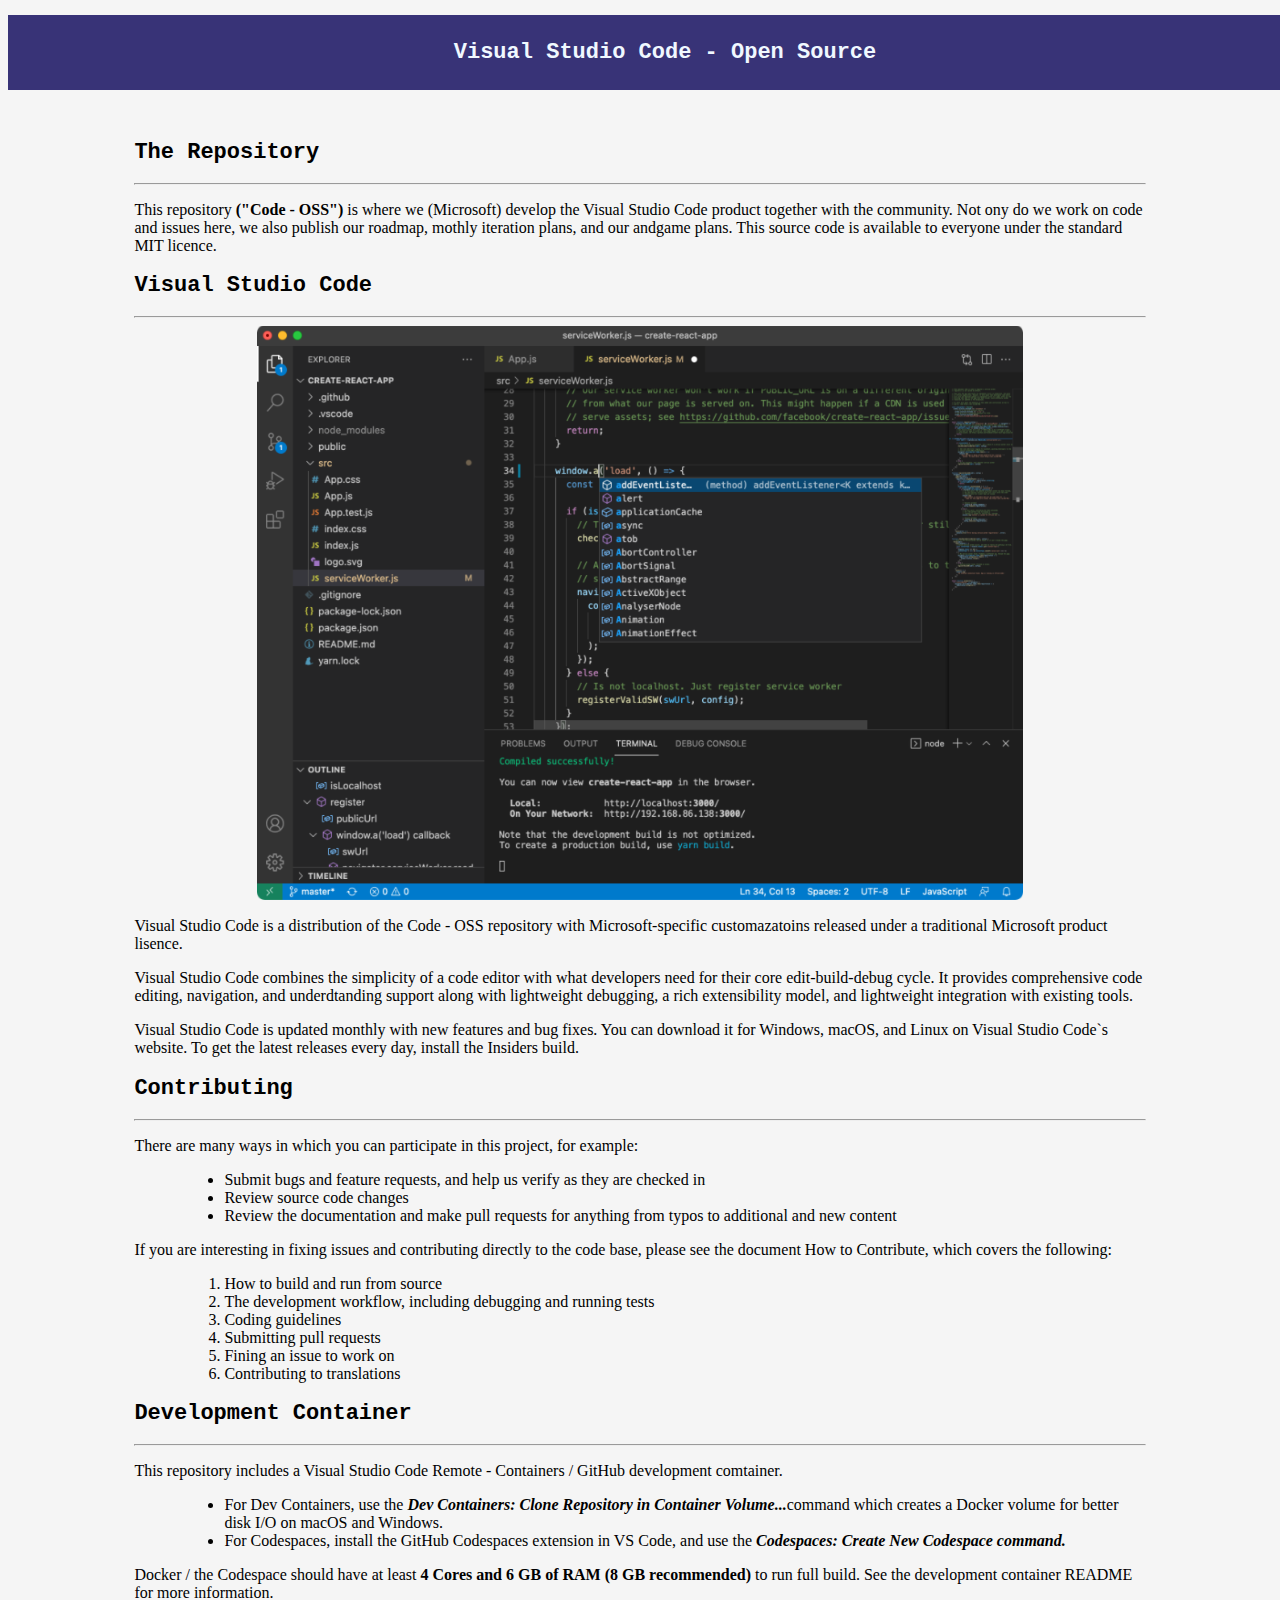
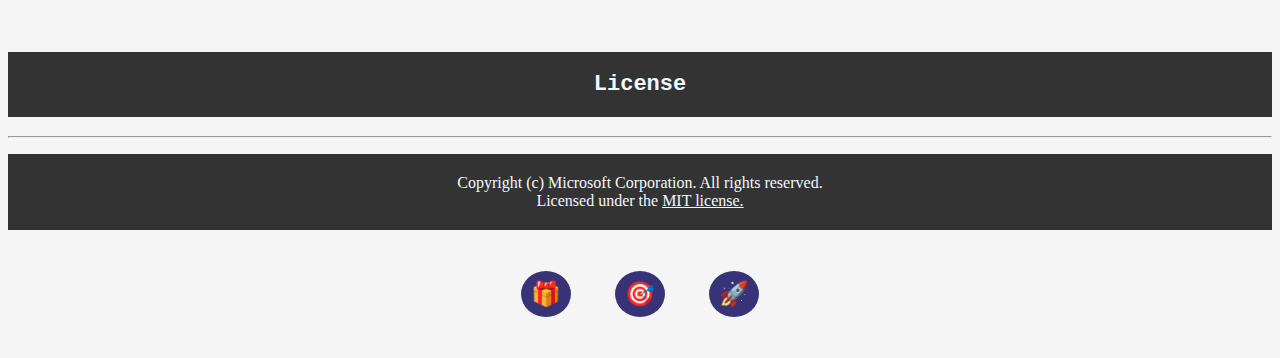
<file: LAB_1_HTML_CSS/index.html>
<!DOCTYPE HTML>
<html>
    <head>
        <title>LAB_1</title>
        <link rel="stylesheet" href="./style.css">
    </head>
    
    <body>    
        <h1 class="header">Visual Studio Code - Open Source</h1>
        <div class="body_notHeader">
            <h2>The Repository</h2>
            <hr>
            
            <p>This repository <b>("Code - OSS")</b> is where we (Microsoft) develop the Visual Studio Code product together with the community. Not ony do we work on code and issues here, we also publish our roadmap, mothly iteration plans, and our andgame plans. This source code is available to everyone under the standard MIT licence.</p>
            
            <h2>Visual Studio Code</h2>
            <hr>
            <img class="photo" src="img/imgCode.png" alt="imgCode">
            
            <p>Visual Studio Code is a distribution of the Code - OSS repository with Microsoft-specific customazatoins released under a traditional Microsoft product lisence.</p>
            
            <p>Visual Studio Code combines the simplicity of a code editor with what developers need for their core edit-build-debug cycle. It provides comprehensive code editing, navigation, and underdtanding support along with lightweight debugging, a rich extensibility model, and lightweight integration with existing tools.</p>
            
            <p>Visual Studio Code is updated monthly with new features and bug fixes. You can download it for Windows, macOS, and Linux on Visual Studio Code`s website. To get the latest releases every day, install the Insiders build.</p>
            
            <h2>Contributing</h2>
            <hr>
            
            <p>There are many ways in which you can participate in this project, for example:</p>
            <ul>
                <li>Submit bugs and feature requests, and help us verify as they are checked in</li>
                <li>Review source code changes</li>
                <li>Review the documentation and make pull requests for anything from typos to additional and new content</li>
            </ul>
            
            <p>If you are interesting in fixing issues and contributing directly to the code base, please see the document How to Contribute, which covers the following:</p>
            <ol>
                <li>How to build and run from source</li>
                <li>The development workflow, including debugging and running tests</li>
                <li>Coding guidelines</li>
                <li>Submitting pull requests</li>
                <li>Fining an issue to work on</li>
                <li>Contributing to translations</li>
            </ol>
            
            <h2>Development Container</h2>
            <hr>
            
            <p>This repository includes a Visual Studio Code Remote - Containers / GitHub development comtainer.</p>
            
            <ul>
                <li>For Dev Containers, use the <b><i>Dev Containers: Clone Repository in Container Volume...</i></b>command which creates a Docker volume for better disk I/O on macOS and Windows.</li>
                <li>For Codespaces, install the GitHub Codespaces extension in VS Code, and use the <b><i>Codespaces: Create New Codespace command.</i></b></li>
            </ul>
            <p>Docker / the Codespace should have at least <b>4 Cores and 6 GB of RAM (8 GB recommended)</b> to run full build. See the development container README for more information.</p> 
        </div>
            <h2 class="footer1">License</h2>
            <hr>
            
            <p class="footer2">Copyright (c) Microsoft Corporation. All rights reserved.<br> Licensed under the <u>MIT license.</u></p>
        
        <div class="emoji-container">
            <p class="emoji">🎁</p>
            <p class="emoji">🎯</p>
            <p class="emoji">🚀</p>
        </div>
    </body>
</html>
</file>
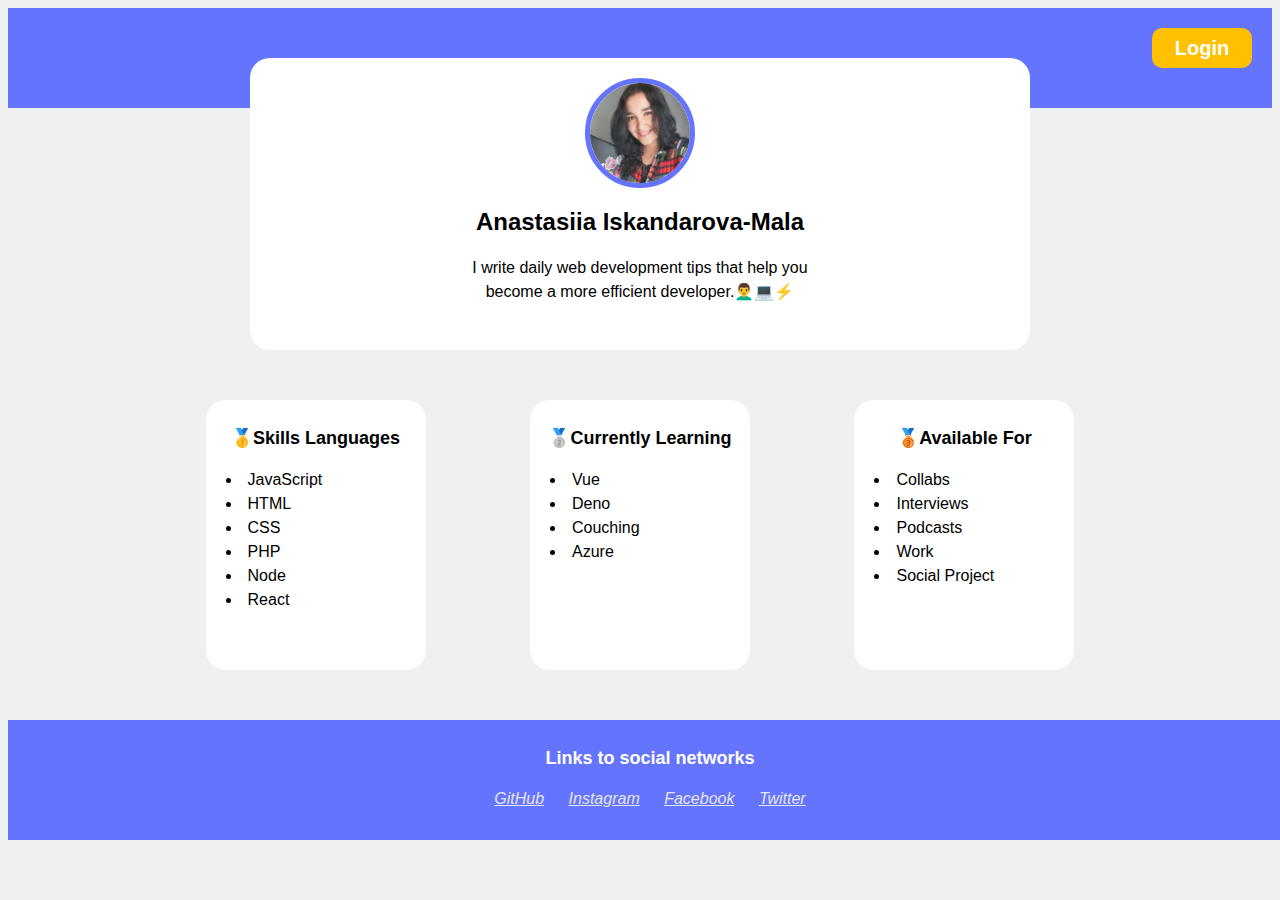
<file: LAB_2_HTML_CSS/index.html>
<!DOCTYPE html>
<html>
  <head>
    <meta charset="UTF-8">
    <title>LAB2</title>
    <link rel="stylesheet" href="style.css">
  </head>
    
  <body>
      <header>
          <button class="button-header"type="button"><b>Login</b></button>
      </header>
      
      <div class="card">
        <img class="imgCard" src="img/avatar.png" alt="photoCard">
        <h1><center>Anastasiia Iskandarova-Mala</center></h1>
        <p><center>I write daily web development tips that help you become a more efficient developer.👨‍🦱💻⚡</center></p>
      </div>
      
      <div class="maincards">
        <div class="cards">
            <h2>🥇Skills Languages</h2>
            <ul>
                <li>JavaScript</li>
                <li>HTML</li>
                <li>CSS</li>
                <li>PHP</li>
                <li>Node</li>
                <li>React</li>
            </ul>
        </div>
          
        <div class="cards">
            <h2>🥈Currently Learning</h2>
            <ul>
                <li>Vue</li>
                <li>Deno</li>
                <li>Couching</li>
                <li>Azure</li>
            </ul>
        </div>
          
        <div class="cards">
            <h2>🥉Available For</h2>
            <ul>
                <li>Collabs</li>
                <li>Interviews</li>
                <li>Podcasts</li>
                <li>Work</li>
                <li>Social Project</li>
            </ul>
        </div>
      </div>
      
      <footer>
        <h2 class="footerH2">Links to social networks</h2>
        <nav class="list">
           <a href="#" style="color: #e5e5e5"><i>GitHub</i></a>
           <a href="#" style="color: #e5e5e5"><i>Instagram</i></a>
           <a href="#" style="color: #e5e5e5"><i>Facebook</i></a>
           <a href="#" style="color: #e5e5e5"><i>Twitter</i></a>
        </nav>
      </footer>
      
  </body>
    
</html>
</file>
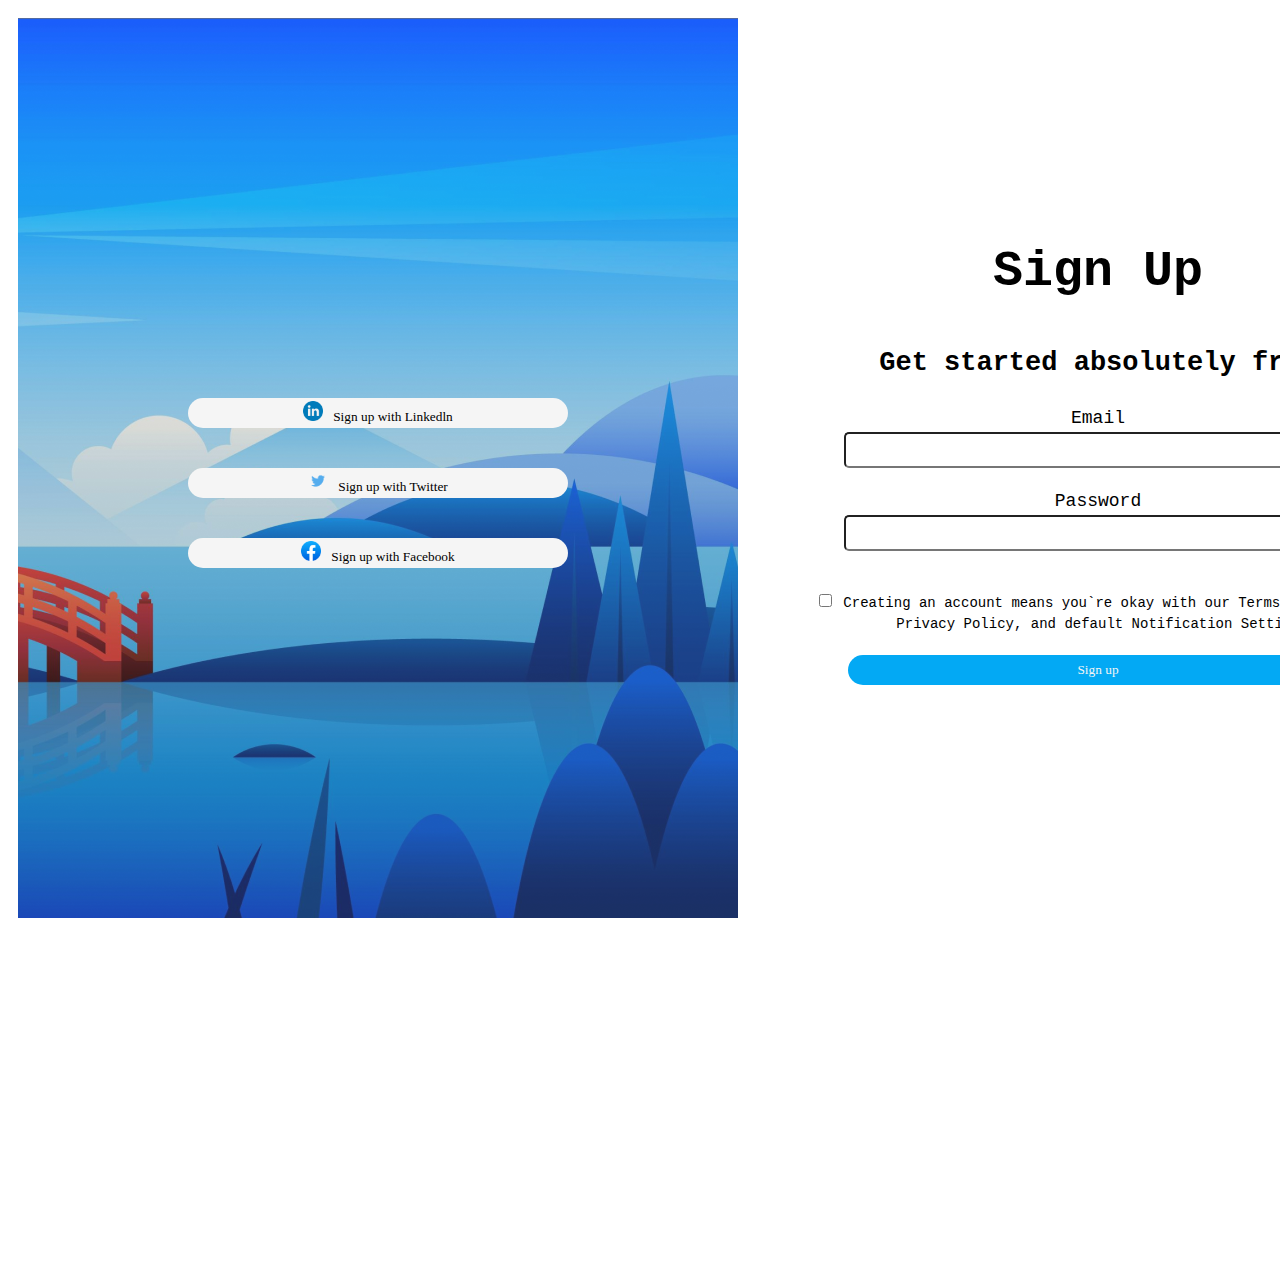
<file: LAB_3_HTML_CSS/index.html>
<!DOCTYPE HTML>

<html>
    <head>
        <title>LAB3</title>
        <link rel="stylesheet" href="style.css" />
    </head>
    
    <body>
        <div class="container">
            <div class="container-first">
                <div class="container-button">
                    
                    <button class="button"><img class="logo-button" src="img/linkedin-icon.png">Sign up with Linkedln</button>
                    
                    <button class="button"><img class="logo-button" src="img/twitter-logo.png">Sign up with Twitter</button>
                    
                    <button class="button"><img class="logo-button" src="img/Facebook_icon.png">Sign up with Facebook</button>
                    
                </div>
            </div>
            <div class="container-second">
                <div class="container-form">
                    <h1>Sign Up</h1>
                    <h2>Get started absolutely free</h2>

                    <form>
                        Email <br><input  class="form-button" type="text" name="login"><br>
                        Password <br><input  class="form-button" type="password" name="password">
                    </form>
                    
                    <form class="checkbox-text">
                        <input type="checkbox" name="checkbox"> Creating an account means you`re okay with our Terms of Service,<br> Privacy Policy, and default Notification Setting
                    </form>
                    
                    <button class="button-second">Sign up</button>
                </div>

            </div>
        </div>
    </body>
    
</html>
</file>
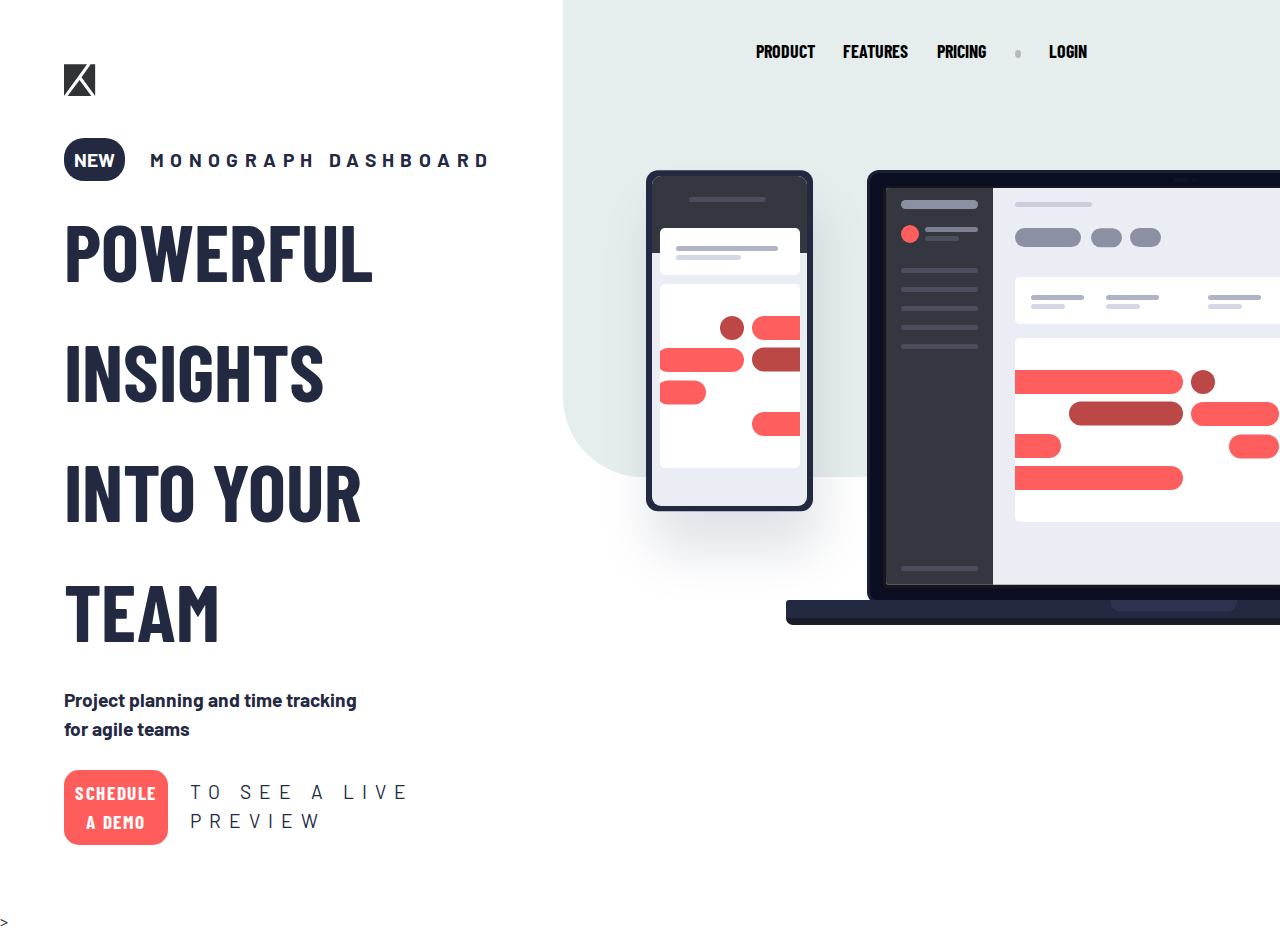
<file: LAB_4_HTML_CSS/index.html>
<!DOCTYPE html>
<html lang="en">
    <head>
        <meta charset="UTF-8">
        <meta name="viewport" content="width=device-width, initial-scale=1.0">
        <title>LAB4</title>
        <link rel="stylesheet" href="style.css">
        <style>
            @import url('https://fonts.googleapis.com/css2?family=Barlow:wght@300&display=swap');
            @import url('https://fonts.googleapis.com/css2?family=Barlow+Condensed:wght@600&display=swap');
        </style>

    </head>

    <body>
        <div class="container">

            <div class="container-first">
                <img src="img/logo.svg" alt="logo" style="margin-bottom: 10%;">
                <div class="container-p">
                    <p class="New-p">NEW</p>
                    <p style="display: inline; margin-left: 5%; letter-spacing: 0.4rem; font-weight: bold;">MONOGRAPH DASHBOARD</p>
                </div>
                <h1 style="font-size: 5rem; margin-top: 1rem;
                margin-bottom: 1rem;">POWERFUL INSIGHTS <br>INTO YOUR TEAM</h1>
                <p style="font-weight: bold;">Project planning and time tracking <br>for agile teams</p>
                <div class="container-button">
                    <button>SCHEDULE A DEMO</button>
                    <p style="margin-left: 5%; padding-top: 1.8%; letter-spacing: 0.5rem;">TO SEE A LIVE PREVIEW</p>
                </div>
            </div>

            <div class="container-second">
                <a class="link" href="#">Product</a>
                <a class="link" href="#">Features</a>
                <a class="link" href="#">Pricing</a>
                <button class="krug"></button>
                <a class="link" href="#">Login</a>
                <img src="img/illustration-devices.svg" alt="illustration-devices" style="margin-top: 15%;">
            </div>
        </div>>
    </body>

</html>
</file>
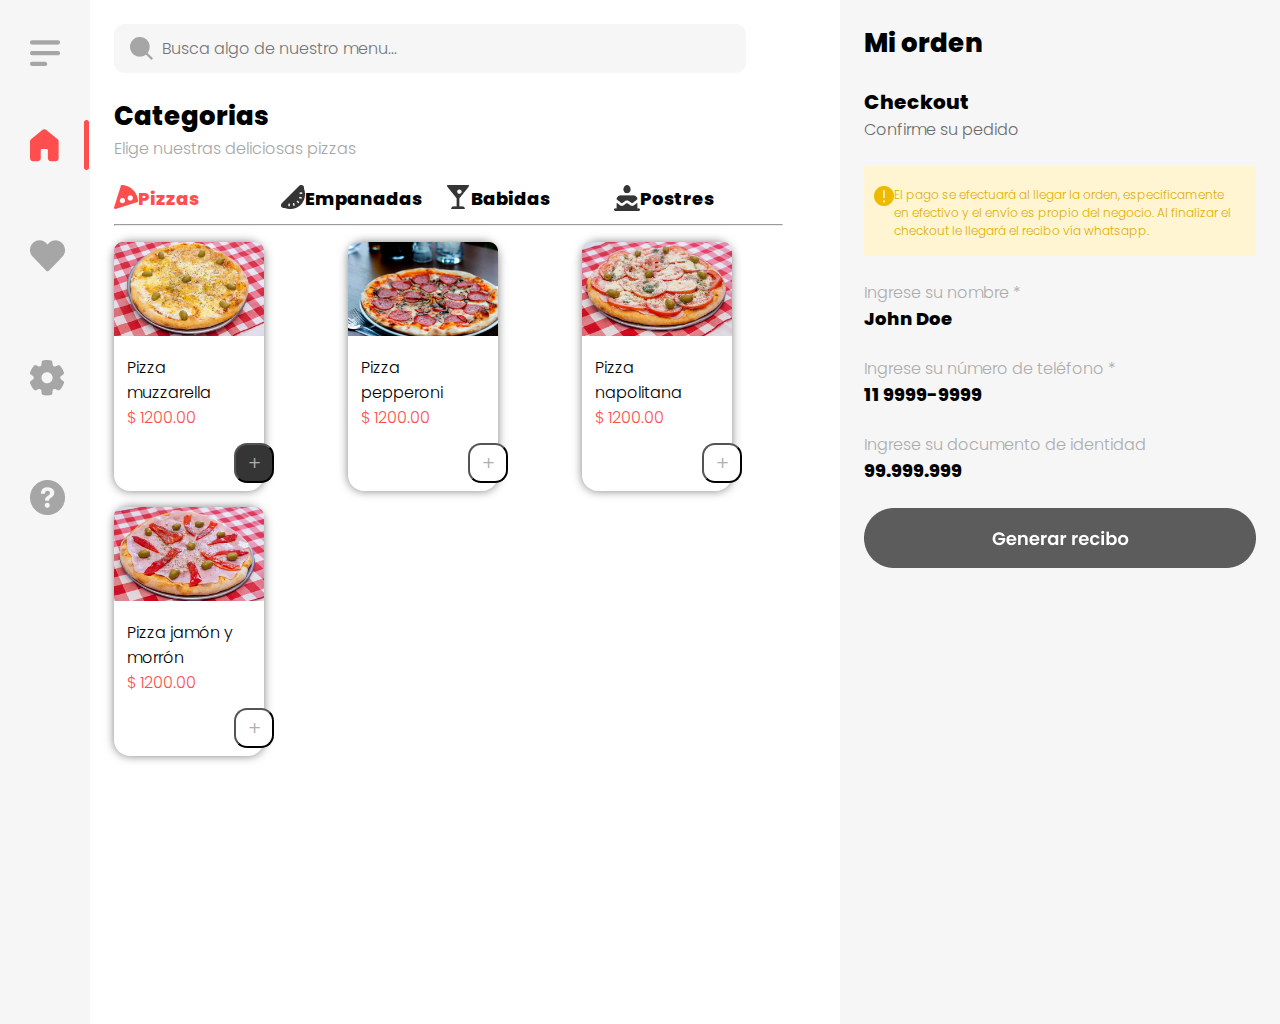
<file: LAB_5_HTML_CSS/index.html>
<!DOCTYPE html>
<html lang="en">
<head>
    <meta charset="UTF-8">
    <meta name="viewport" content="width=device-width, initial-scale=1.0">
    <link rel="stylesheet" href="style.css">
    <title>LR5</title>
    <style>
        @import url('https://fonts.googleapis.com/css2?family=Poppins:wght@300;500&display=swap');
      </style>
</head>
<body>
    <div class="main-container"">

        <div class="side-menu" style="background-color: #F6F6F6;">
            <img src="img/Vector.png" alt="Vector" style="padding-top: 2.5rem;">
            <img src="img/selected.png" alt="Selected">
            <img src="img/Heart.png" alt="Heart">
            <img src="img/Group.png" alt="Group">
            <img src="img/Mark.png" alt="Mark">
        </div>

        <div class="main"">
            <div style="background-color: #F6F6F6; width: 90%; height: 5%; border-radius: 10px;">
                <input type="text"  placeholder="Busca algo de nuestro menu..." style="margin-bottom: 1rem;">
            </div>
            <div style="margin-top: 1.5rem; margin-bottom: 1.5rem;">
                <h2 style="font-size: 26px;">Categorias</h2>
                <p style="font-size: 1rem; color: #A6A6A6;">Elige nuestras deliciosas pizzas</p>
            </div>
            <div class="container-menu">
                <div class="menu">
                    <img src="img/Pizza.png" alt="Pizzas" >
                    <h2 style="color: #FF4E4E;">Pizzas</h2>
                </div>
                <div class="menu">
                    <img src="img/Empanadas.png" alt="Empanadas">
                    <h2>Empanadas</h2>
                </div>
                <div class="menu">
                    <img src="img/Babidas.png" alt="Babidas">
                    <h2>Babidas</h2>
                </div>
                <div class="menu">
                    <img src="img/Postres.png" alt="Postres" >
                    <h2>Postres</h2>
                </div>
            </div>
            <hr>
            <div class="container-range">
                <div class="range">
                    <img src="img/Pizza1.png" alt="Pizza1" style="width: 100%;">
                    <div class="content-price">
                        <h3>Pizza muzzarella</h3>
                        <p style="color: #FF4E4E;">$ 1200.00</p>
                    </div>
                    <button style="margin-left: 80%; margin-bottom: 5%; background-color: #353535;;"><p style="color: #AEAEAE; font-size: 20px;">+</p></button>
                </div>
                <div class="range">
                    <img src="img/Pizza2.png" alt="Pizza2" style="width: 100%;">
                    <div class="content-price">
                        <h3>Pizza pepperoni</h3>
                        <p style="color: #FF4E4E;">$ 1200.00</p>
                    </div>
                    <button style="margin-left: 80%; margin-bottom: 5%;"><p style="color: #AEAEAE; font-size: 20px;">+</p></button>
                </div>
                <div class="range">
                    <img src="img/Pizza3.png" alt="Pizza3" style="width: 100%;">
                    <div class="content-price">
                        <h3>Pizza napolitana</h3>
                        <p style="color: #FF4E4E;">$ 1200.00</p>
                    </div>
                    <button style="margin-left: 80%; margin-bottom: 5%;"><p style="color: #AEAEAE; font-size: 20px;">+</p></button>
                </div>
                <div class="range">
                    <img src="img/Pizza4.png" alt="Pizza4" style="width: 100%;">
                    <div class="content-price">
                        <h3>Pizza jamón y morrón</h3>
                        <p style="color: #FF4E4E;">$ 1200.00</p>
                    </div>
                    <button style="margin-left: 80%; margin-bottom: 5%;"><p style="color: #AEAEAE; font-size: 20px;">+</p></button>
                </div>
            </div>
        </div>

        <div class="order-preview" style="background-color: #F6F6F6;">
            <h1>Mi orden</h1>
            <div class="info-text">
                <h2 style="font-size: 20px;">Checkout</h2>
                <p style="font-size: 1rem; color: #6B6B6B;">Confirme su pedido</p>
            </div>
            <div class="info-container">
                <div class="info">
                    <img src="img/Mark2.png" alt="Mark2">
                    <p style="color: #DFAF00; font-size: 12px; margin-right: 7px;">El pago se efectuará al llegar la orden, especificamente
                    en efectivo y el envío es propio del negocio. Al finalizar el
                    checkout le llegará el recibo vía whatsapp.</p>
                </div>
            </div>
            <div class="info-text">
                <p style="font-size: 1rem; color: #ACACAC;">Ingrese su nombre *</p>
                <h2 style="font-size: 18px;">John Doe</h2>
            </div>
            <div class="info-text">
                <p style="font-size: 1rem; color: #ACACAC;">Ingrese su número de teléfono *</p>
                <h2 style="font-size: 18px;">11 9999-9999</h2>
            </div>
            <div class="info-text">
                <p style="font-size: 1rem; color: #ACACAC;">Ingrese su documento de identidad</p>
                <h2 style="font-size: 18px;">99.999.999</h2>
            </div>
            <button">
                <img src="img/large-order-button.png" alt="button">
            </button>
        </div>

    </div>
</body>
</html>
</file>
<file: LAB_1_HTML_CSS/style.css>
body {
    background-color: #F5F5F5;
}

.body_notHeader {
    margin: 0 10%;
}

.header {
    color: aliceblue;
    background: #383377;
    text-align: center;
    padding: 25px ;
    margin-bottom: 50px;
    width: 100%;
}

h1,h2,h3 {
    font-family: 'Courier New', monospace;
    font-size: 22px;
}

.photo {
    display: block;
    margin: 0 auto;
}

.footer1{
    color: aliceblue;
    background: #333333;
    text-align: center;
    padding: 20px ;
    margin-top: 50px;
}

.footer2{
    color: aliceblue;
    background: #333333;
    text-align: center;
    padding: 20px ;
    margin-bottom: 30px;
}

ul , ol {
    margin-left: 50px;
}

.emoji-container {
    text-align: center;
    padding: 20px ;
    margin-bottom: 30px;
}

.emoji {
    text-align: center;
    display: inline;
    margin: 20px;
    padding: 10px;
    background-color: #383377;
    border-radius: 50%;
    font-size: 24px;
}
</file>
<file: LAB_2_HTML_CSS/style.css>
body {
    background-color: #EEF0F1;
    font-family: sans-serif ;
    line-height: 1.5;
}

header {
    background-color: #6474FF;
    width: 100%;
    height: 100px;

}

footer {
    background-color: #6474FF;
    width: 100%;
    height: 100px;
    padding: 10px;
}

.button-header {
    background-color: #FFC000;
    color: #ffffff;
    float: right;
    margin : 20px;
    height: 40px;
    width: 100px;
    border-radius: 10px;
    font-size: 20px;
    border: none;
}

.card {
    position: relative;
    background-color: #ffffff;
    width: 380px;
    margin: -50px auto;
    margin-bottom: 30px;
    padding: 20px 200px 30px 200px ;
    border-radius: 20px;

}

.imgCard {
    height: 100px;
    width: 100px;
    border-radius: 50% ;
    display: block;
    margin: 0 auto ;
    border: 5px solid #6474FF;
}

.maincards {
    text-align: center;
    margin: 50px auto;
}

.cards {
    display: inline-block;
    vertical-align: top;
    background-color: #ffffff;
    height: 250px;
    width: 200px;
    border-radius: 20px;
    padding: 10px;
    margin-left: 50px;
    margin-right: 50px;
}

ul {
    list-style-position: inside;
    padding-left: 10px;
    text-align: left;
}

h1 {
    font-size: 24px;
}

h2 {
    font-size: 18px;
}

.list {
    text-align: center;
}

.footerH2 {
    text-align: center;
    color: #ffffff;
}

a {
    margin-left: 10px;
    margin-right: 10px;
}
</file>
<file: LAB_3_HTML_CSS/style.css>
body {
    font-family: monospace;
    line-height: 1.5;
    font-size: 18px;
}


.container {
    display: flex;
    justify-content: space-around;
    padding: 10px;
    box-sizing: border-box;

}

.container div {
    height: 900px;
    width: 720px;
    
}

.container-first {
    background-image: url(img/side_background.png);
    text-align: center;
}

.container-button {
    margin: 50% auto;
    
}

.button {
    background-color: #f5f5f5;
    height: 30px;
    width: 380px;
    margin: 20px auto;
    border-radius: 20px;
    font-family: cursive;
    border: none;
}

.logo-button {
    height: 20px;
    margin-right: 10px;
}
.container-form {
    margin-bottom: 0;
    margin-top: 30%;
    margin-left: auto;
    margin-right: auto;
    text-align: center;
}


.checkbox-text {
    font-size: 14px;
    margin-top: 20px;
}

.button-second {
    background-color: #03A9F4;
    height: 30px;
    width: 500px;
    margin: 20px auto;
    border-radius: 20px;
    font-family: cursive;
    border: none;
    color: #f5f5f5;
}

.form-button {
    background-color: #ffffff;
    height: 30px;
    width: 500px;
    margin-bottom: 20px;
    border-radius: 5px;
    font-family: cursive;
    color: #444444;
    
}

h1 {
    font-size: 50px;
}
</file>
<file: LAB_4_HTML_CSS/style.css>
* {
  margin: 0;
  padding: 0;
  font-family: "Barlow";
  color: #242942;
  line-height: 1.5;
  font-size: 16px;
}

p {
  font-size: 1.2rem;
}

.container {
  width: 100%;
  height: 50%;
  display: flex;
}
.container .container-first {
  width: 50%;
  height: 100%;
  padding: 5%;
}
.container .container-first .container-p .New-p {
  display: inline;
  color: white;
  font-weight: bold;
  background-color: #242942;
  border-radius: 20px;
  padding: 10px;
}
.container .container-first .container-button {
  display: flex;
  margin-top: 6%;
}
.container .container-first .container-button button {
  padding: 2%;
  background-color: #FF5C5C;
  width: 28%;
  height: 0.5%;
  color: white;
  border-radius: 15px;
  font-weight: bold;
  border: none;
  font-family: "Barlow Condensed";
  font-size: 1.2rem;
  letter-spacing: 0.1rem;
}
.container .container-second {
  width: 50%;
  height: 400px;
  text-align: center;
  background-color: #e6eded;
  border-radius: 1px 1px 1px 80px;
  padding: 3%;
}
.container .container-second .link {
  text-decoration: none;
  font-size: 18px;
  text-transform: uppercase;
  margin-left: 2%;
  margin-right: 2%;
  color: black;
  font-weight: bold;
  font-family: "Barlow Condensed";
}
.container .container-second .krug {
  border-radius: 50%;
  width: 1%;
  height: 2.2%;
  background-color: #b9b9b9;
  margin-left: 2%;
  margin-right: 2%;
  border-style: none;
}

h1 {
  font-family: "Barlow Condensed";
  margin-top: 1rem;
  margin-bottom: 1rem;
}/*# sourceMappingURL=style.css.map */
</file>
<file: LAB_5_HTML_CSS/style.css>
* {
  font-size: 16px;
  margin: 0;
  padding: 0;
  font-family: "Poppins";
  font-weight: 300;
}

h1 {
  font-size: 26px;
  font-weight: 800;
}

h2 {
  font-weight: 800;
}

.main-container {
  width: 100%;
  height: 1024px;
  display: grid;
  grid-template-columns: 1fr 12fr 5fr;
}
.main-container .side-menu {
  display: grid;
  grid-template-rows: repeat(5, 120px);
  width: 90px;
}
.main-container .side-menu img {
  padding-left: 30px;
}
.main-container .main {
  padding: 1.5rem;
}
.main-container .main input {
  width: 100%;
  height: 100%;
  border-radius: 10px;
  border: none;
  background-color: #cf3838;
  background: url(img/Glass.png) no-repeat center left;
  background-position: 1rem;
  padding-left: 3rem;
}
.main-container .main .container-menu {
  display: grid;
  grid-template-columns: 1fr 1fr 1fr 1fr;
  width: 95%;
  height: 39px;
}
.main-container .main .container-menu .menu {
  display: grid;
  grid-template-columns: 1fr 6fr;
}
.main-container .main .container-menu .menu h2 {
  font-size: 18px;
}
.main-container .main .container-range {
  display: grid;
  grid-template-columns: repeat(3, 1fr);
}
.main-container .main .container-range .range {
  width: 64%;
  box-shadow: 0px 0px 10px 0px rgba(0, 0, 0, 0.5);
  border-radius: 1rem;
  margin-right: 10%;
  margin-top: 1rem;
}
.main-container .main .container-range .range .content-price {
  margin: 0.8rem;
}
.main-container .main .container-range .range button {
  width: 40px;
  height: 40px;
  border-radius: 13px;
  background-color: #ffffff;
}
.main-container .main hr {
  width: 95%;
}
.main-container .order-preview {
  padding: 1.5rem;
}
.main-container .order-preview .info-container {
  width: 392px;
  height: 90px;
  background-color: #FFF5D2;
}
.main-container .order-preview .info-container .info {
  display: grid;
  grid-template-columns: 1fr auto;
  padding: 10px;
  padding-top: 20px;
}
.main-container .order-preview .info-text {
  margin-top: 1.5rem;
  margin-bottom: 1.5rem;
}
.main-container .order-preview button {
  border: none;
  background: none;
}/*# sourceMappingURL=style.css.map */
</file>
